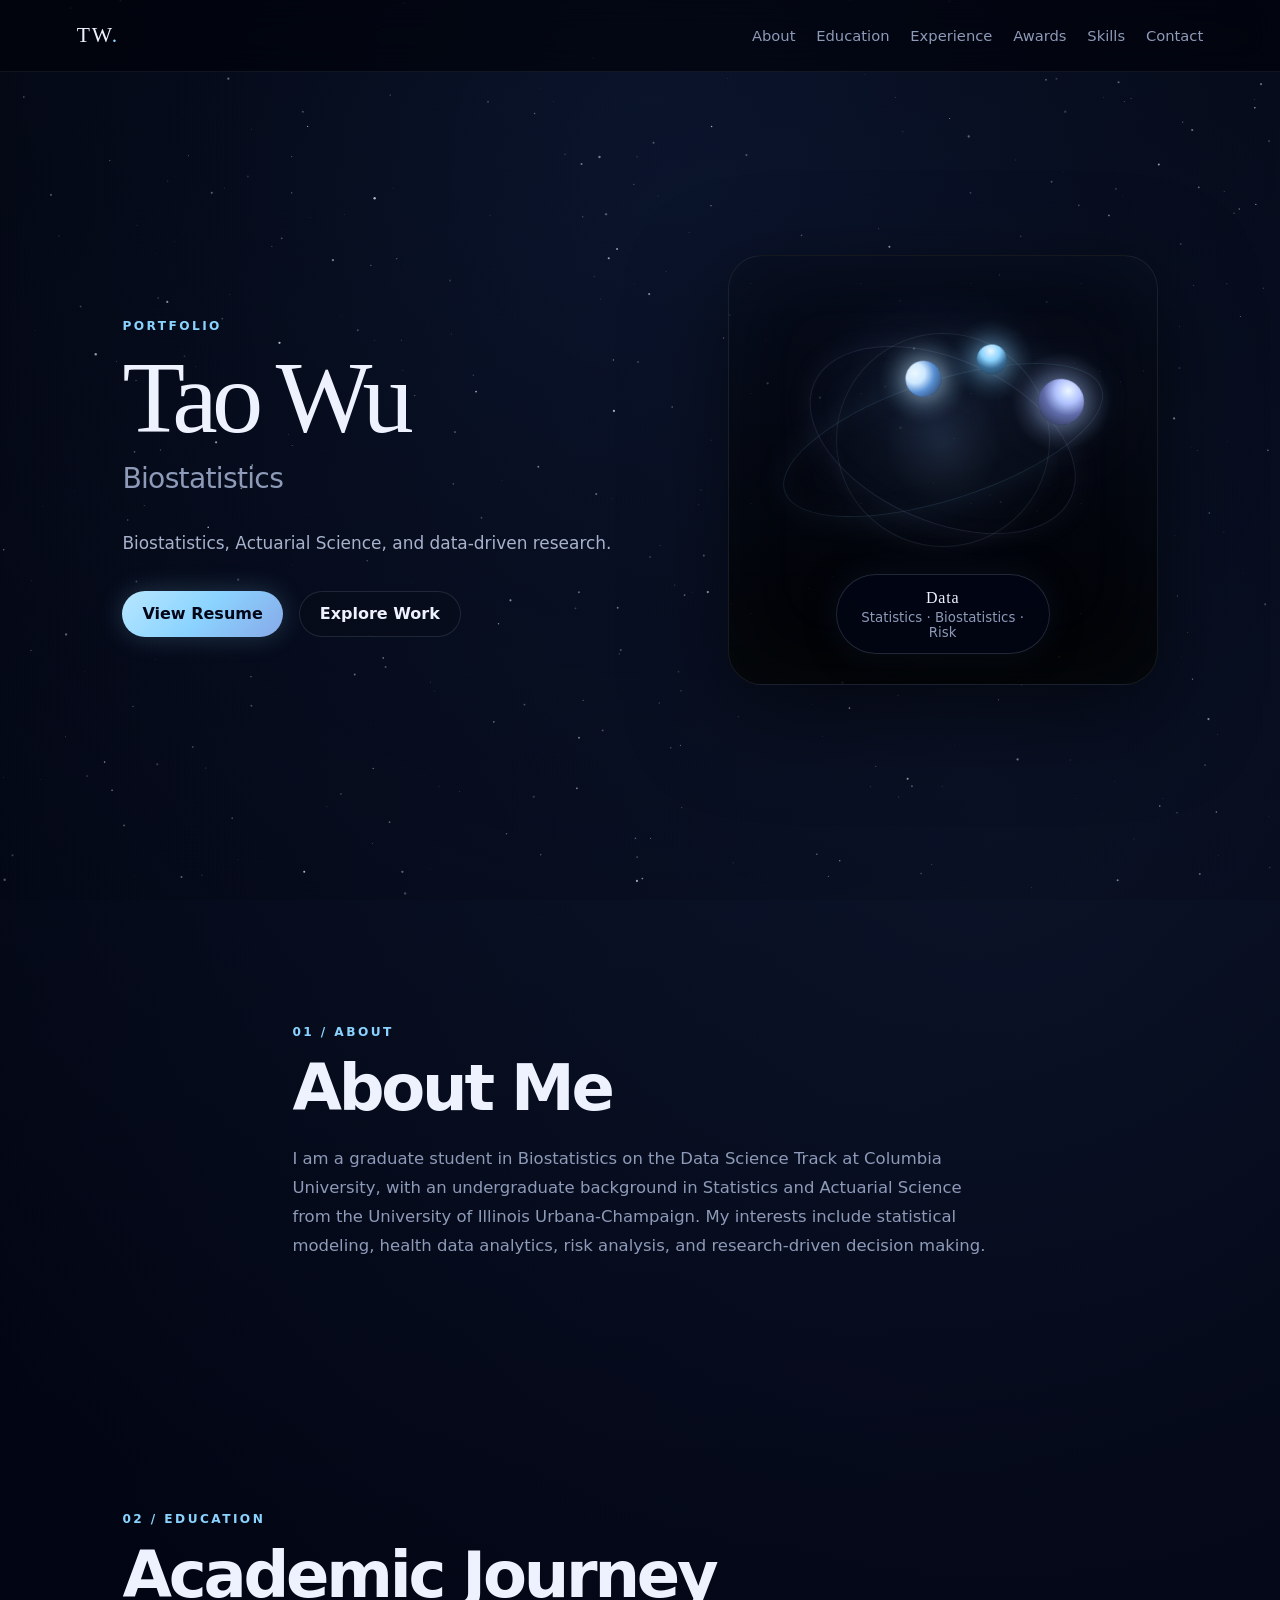
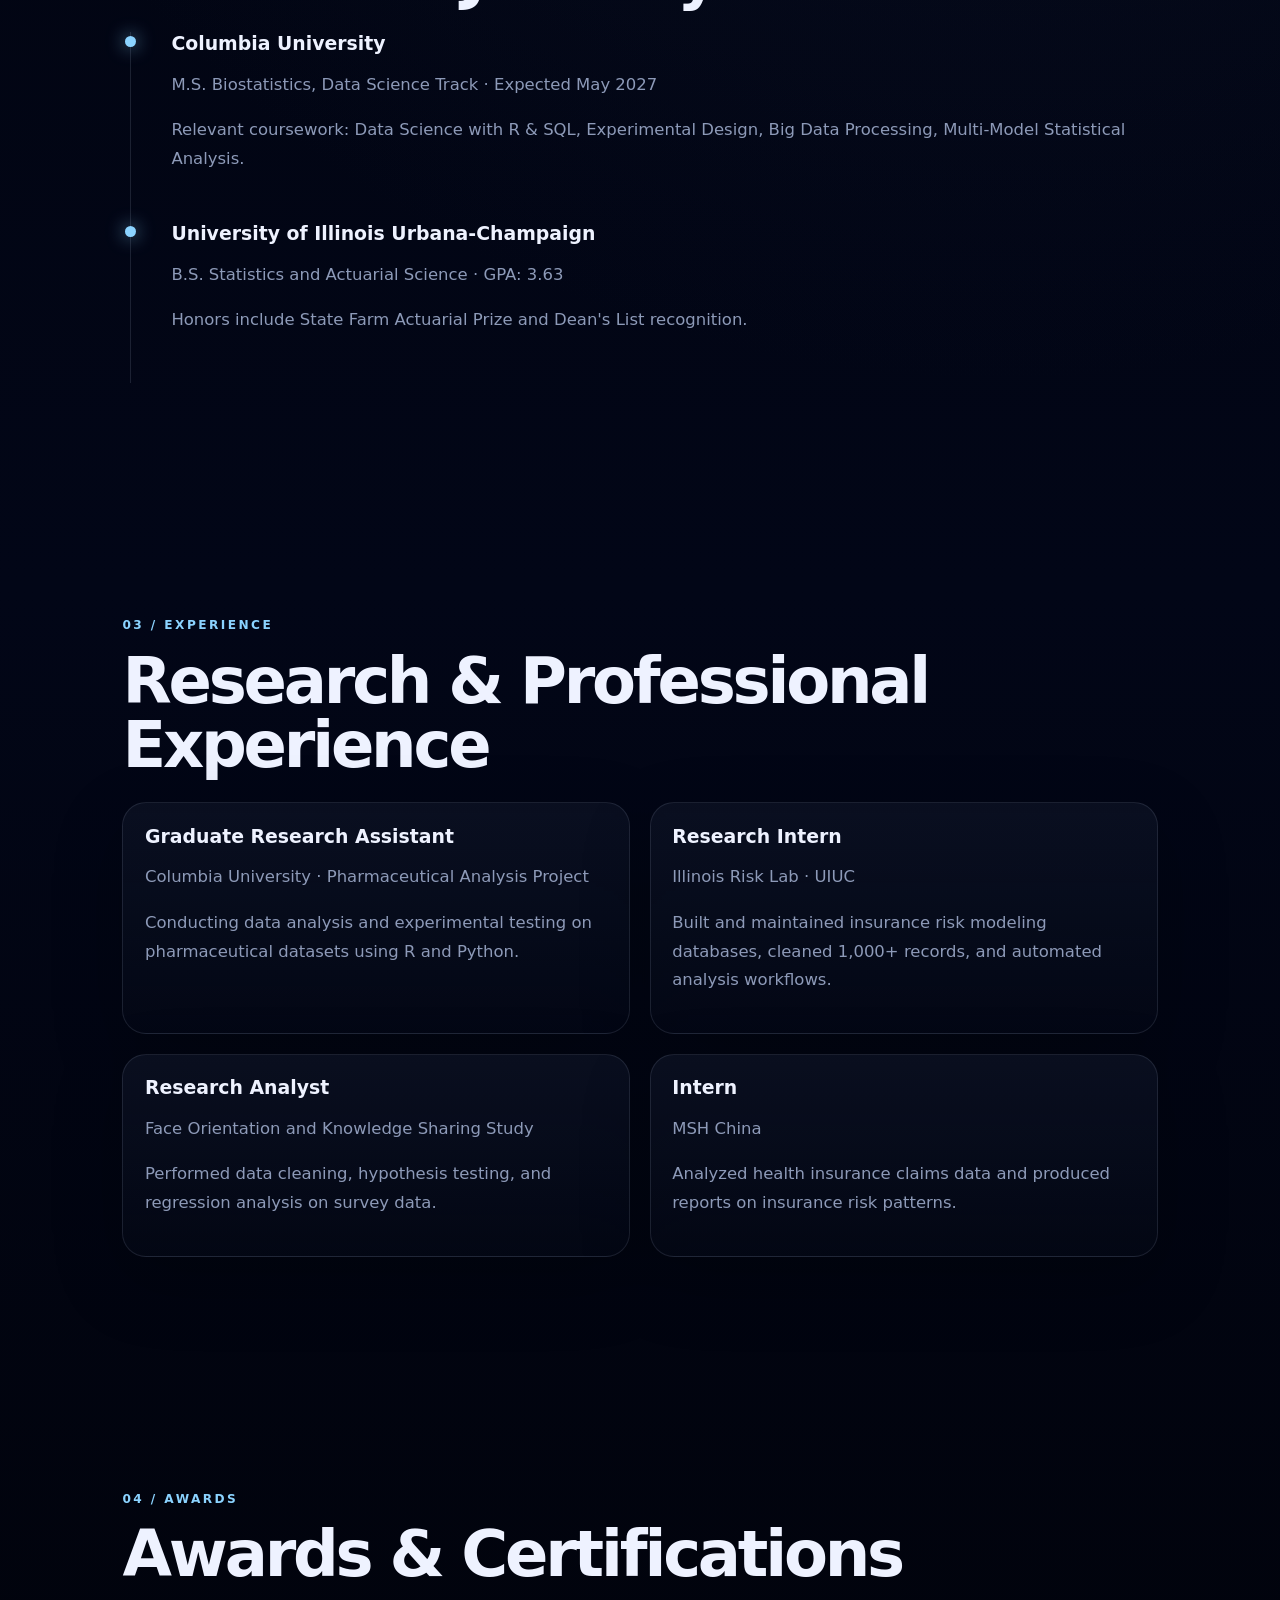
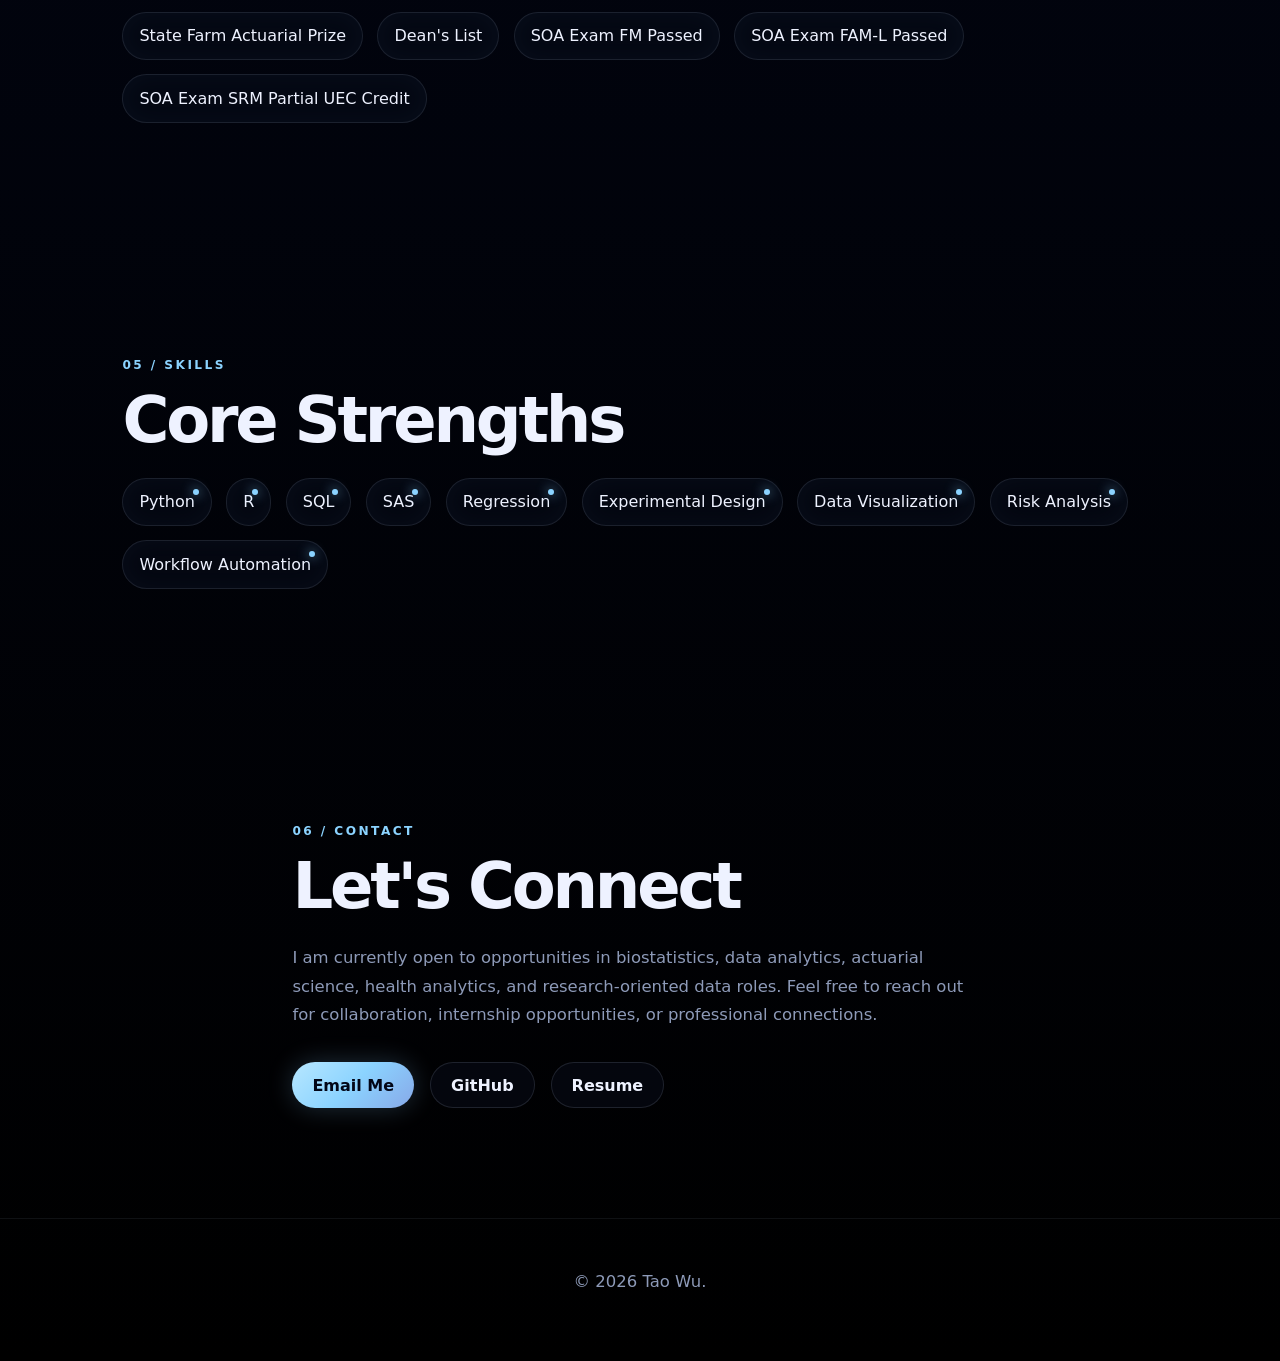
<file: index.html>
<!DOCTYPE html>
<html lang="en">
<head>
  <meta charset="UTF-8" />
  <meta name="viewport" content="width=device-width, initial-scale=1.0" />
  <title>Tao Wu Portfolio</title>
  <meta name="description" content="Tao Wu's personal portfolio in biostatistics, data science, statistics, and actuarial science." />
  <link rel="stylesheet" href="style.css" />
</head>

<body>
  <canvas id="starfield"></canvas>

  <header class="site-header">
    <a href="#home" class="logo">TW<span>.</span></a>
    <nav>
      <a href="#about">About</a>
      <a href="#education">Education</a>
      <a href="#experience">Experience</a>
      <a href="#awards">Awards</a>
      <a href="#skills">Skills</a>
      <a href="#contact">Contact</a>
    </nav>
  </header>

  <main>
    <section id="home" class="hero section">
      <div class="hero-content reveal">
        <p class="eyebrow">Portfolio</p>
        <h1>Tao Wu</h1>
        <h2><span id="typewriter"></span></h2>
        <p class="hero-text">
          Biostatistics, Actuarial Science, and data-driven research.
        </p>

        <div class="hero-actions">
          <a class="btn primary" href="assets/resume.pdf" target="_blank" rel="noopener noreferrer">View Resume</a>
          <a class="btn ghost" href="#experience">Explore Work</a>
        </div>
      </div>

      <div class="threebody-card reveal">
        <div class="galaxy-system">
          <div class="galaxy-core"></div>
          <div class="galaxy-dust dust-1"></div>
          <div class="galaxy-dust dust-2"></div>
          <div class="galaxy-dust dust-3"></div>

          <div class="galaxy-orbit orbit-1">
            <span class="celestial-body body-1"></span>
          </div>

          <div class="galaxy-orbit orbit-2">
            <span class="celestial-body body-2"></span>
          </div>

          <div class="galaxy-orbit orbit-3">
            <span class="celestial-body body-3"></span>
          </div>
        </div>

        <div class="orbit-label">
          <strong>Data</strong>
          <small>Statistics · Biostatistics · Risk</small>
        </div>
      </div>
    </section>

    <section id="about" class="section narrow reveal">
      <p class="section-kicker">01 / About</p>
      <h2>About Me</h2>
      <p>
        I am a graduate student in Biostatistics on the Data Science Track at Columbia University,
        with an undergraduate background in Statistics and Actuarial Science from the University
        of Illinois Urbana-Champaign. My interests include statistical modeling, health data analytics,
        risk analysis, and research-driven decision making.
      </p>
    </section>

    <section id="education" class="section reveal">
      <p class="section-kicker">02 / Education</p>
      <h2>Academic Journey</h2>

      <div class="timeline">
        <article class="timeline-item">
          <span class="dot"></span>
          <div>
            <h3>Columbia University</h3>
            <p class="muted">M.S. Biostatistics, Data Science Track · Expected May 2027</p>
            <p>Relevant coursework: Data Science with R & SQL, Experimental Design, Big Data Processing, Multi-Model Statistical Analysis.</p>
          </div>
        </article>

        <article class="timeline-item">
          <span class="dot"></span>
          <div>
            <h3>University of Illinois Urbana-Champaign</h3>
            <p class="muted">B.S. Statistics and Actuarial Science · GPA: 3.63</p>
            <p>Honors include State Farm Actuarial Prize and Dean's List recognition.</p>
          </div>
        </article>
      </div>
    </section>

    <section id="experience" class="section reveal">
      <p class="section-kicker">03 / Experience</p>
      <h2>Research & Professional Experience</h2>

      <div class="card-grid">
        <article class="glass-card">
          <h3>Graduate Research Assistant</h3>
          <p class="muted">Columbia University · Pharmaceutical Analysis Project</p>
          <p>Conducting data analysis and experimental testing on pharmaceutical datasets using R and Python.</p>
        </article>

        <article class="glass-card">
          <h3>Research Intern</h3>
          <p class="muted">Illinois Risk Lab · UIUC</p>
          <p>Built and maintained insurance risk modeling databases, cleaned 1,000+ records, and automated analysis workflows.</p>
        </article>

        <article class="glass-card">
          <h3>Research Analyst</h3>
          <p class="muted">Face Orientation and Knowledge Sharing Study</p>
          <p>Performed data cleaning, hypothesis testing, and regression analysis on survey data.</p>
        </article>

        <article class="glass-card">
          <h3>Intern</h3>
          <p class="muted">MSH China</p>
          <p>Analyzed health insurance claims data and produced reports on insurance risk patterns.</p>
        </article>
      </div>
    </section>

    <section id="awards" class="section reveal">
      <p class="section-kicker">04 / Awards</p>
      <h2>Awards & Certifications</h2>

      <div class="badge-grid">
        <div class="badge">State Farm Actuarial Prize</div>
        <div class="badge">Dean's List</div>
        <div class="badge">SOA Exam FM Passed</div>
        <div class="badge">SOA Exam FAM-L Passed</div>
        <div class="badge">SOA Exam SRM Partial UEC Credit</div>
      </div>
    </section>

    <section id="skills" class="section reveal">
      <p class="section-kicker">05 / Skills</p>
      <h2>Core Strengths</h2>

      <div class="skill-map">
        <div class="skill-node">Python</div>
        <div class="skill-node">R</div>
        <div class="skill-node">SQL</div>
        <div class="skill-node">SAS</div>
        <div class="skill-node">Regression</div>
        <div class="skill-node">Experimental Design</div>
        <div class="skill-node">Data Visualization</div>
        <div class="skill-node">Risk Analysis</div>
        <div class="skill-node">Workflow Automation</div>
      </div>
    </section>

    <section id="contact" class="section narrow reveal">
      <p class="section-kicker">06 / Contact</p>
      <h2>Let's Connect</h2>
      <p>
        I am currently open to opportunities in biostatistics, data analytics,
        actuarial science, health analytics, and research-oriented data roles.
        Feel free to reach out for collaboration, internship opportunities, or professional connections.
      </p>

      <div class="contact-links">
        <a class="btn primary" href="mailto:tw3108@cumc.columbia.edu?subject=Opportunity%20Inquiry%20-%20Tao%20Wu">Email Me</a>
        <a class="btn ghost" href="https://github.com/tw3108-alex" target="_blank" rel="noopener noreferrer">GitHub</a>
        <a class="btn ghost" href="assets/resume.pdf" target="_blank" rel="noopener noreferrer">Resume</a>
      </div>
    </section>
  </main>

  <footer>
    <p>© <span id="year"></span> Tao Wu.</p>
  </footer>

  <script src="script.js"></script>
</body>
</html>
</file>
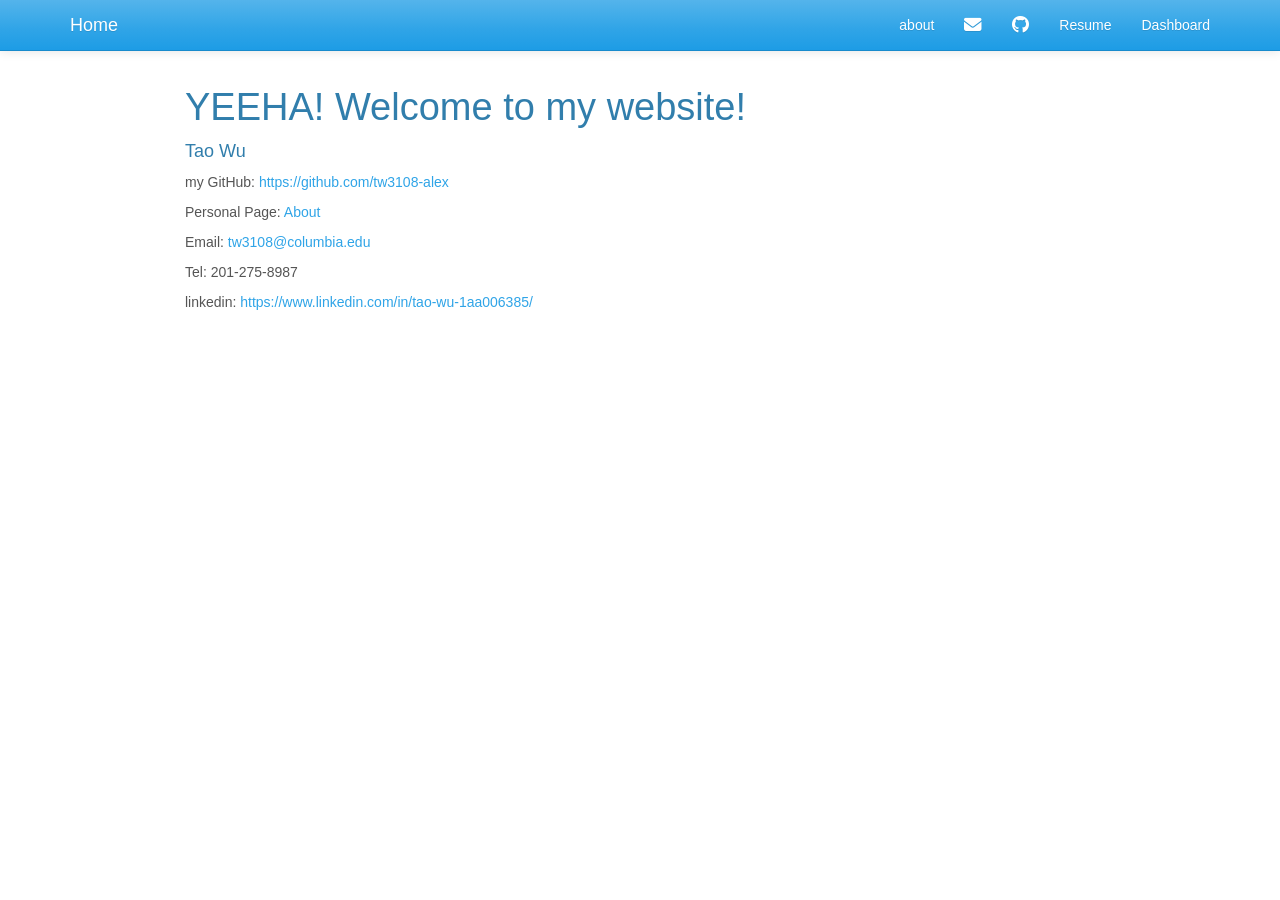
<file: docs/index.html>
<!DOCTYPE html>

<html>

<head>

<meta charset="utf-8" />
<meta name="generator" content="pandoc" />
<meta http-equiv="X-UA-Compatible" content="IE=EDGE" />


<meta name="author" content="Tao Wu" />


<title>YEEHA! Welcome to my website!</title>

<script src="site_libs/header-attrs-2.29/header-attrs.js"></script>
<script src="site_libs/jquery-3.6.0/jquery-3.6.0.min.js"></script>
<meta name="viewport" content="width=device-width, initial-scale=1" />
<link href="site_libs/bootstrap-3.3.5/css/cerulean.min.css" rel="stylesheet" />
<script src="site_libs/bootstrap-3.3.5/js/bootstrap.min.js"></script>
<script src="site_libs/bootstrap-3.3.5/shim/html5shiv.min.js"></script>
<script src="site_libs/bootstrap-3.3.5/shim/respond.min.js"></script>
<style>h1 {font-size: 34px;}
       h1.title {font-size: 38px;}
       h2 {font-size: 30px;}
       h3 {font-size: 24px;}
       h4 {font-size: 18px;}
       h5 {font-size: 16px;}
       h6 {font-size: 12px;}
       code {color: inherit; background-color: rgba(0, 0, 0, 0.04);}
       pre:not([class]) { background-color: white }</style>
<script src="site_libs/navigation-1.1/tabsets.js"></script>
<link href="site_libs/highlightjs-9.12.0/default.css" rel="stylesheet" />
<script src="site_libs/highlightjs-9.12.0/highlight.js"></script>
<link href="site_libs/font-awesome-6.5.2/css/all.min.css" rel="stylesheet" />
<link href="site_libs/font-awesome-6.5.2/css/v4-shims.min.css" rel="stylesheet" />

<style type="text/css">
  code{white-space: pre-wrap;}
  span.smallcaps{font-variant: small-caps;}
  span.underline{text-decoration: underline;}
  div.column{display: inline-block; vertical-align: top; width: 50%;}
  div.hanging-indent{margin-left: 1.5em; text-indent: -1.5em;}
  ul.task-list{list-style: none;}
    </style>

<style type="text/css">code{white-space: pre;}</style>
<script type="text/javascript">
if (window.hljs) {
  hljs.configure({languages: []});
  hljs.initHighlightingOnLoad();
  if (document.readyState && document.readyState === "complete") {
    window.setTimeout(function() { hljs.initHighlighting(); }, 0);
  }
}
</script>









<style type = "text/css">
.main-container {
  max-width: 940px;
  margin-left: auto;
  margin-right: auto;
}
img {
  max-width:100%;
}
.tabbed-pane {
  padding-top: 12px;
}
.html-widget {
  margin-bottom: 20px;
}
button.code-folding-btn:focus {
  outline: none;
}
summary {
  display: list-item;
}
details > summary > p:only-child {
  display: inline;
}
pre code {
  padding: 0;
}
</style>


<style type="text/css">
.dropdown-submenu {
  position: relative;
}
.dropdown-submenu>.dropdown-menu {
  top: 0;
  left: 100%;
  margin-top: -6px;
  margin-left: -1px;
  border-radius: 0 6px 6px 6px;
}
.dropdown-submenu:hover>.dropdown-menu {
  display: block;
}
.dropdown-submenu>a:after {
  display: block;
  content: " ";
  float: right;
  width: 0;
  height: 0;
  border-color: transparent;
  border-style: solid;
  border-width: 5px 0 5px 5px;
  border-left-color: #cccccc;
  margin-top: 5px;
  margin-right: -10px;
}
.dropdown-submenu:hover>a:after {
  border-left-color: #adb5bd;
}
.dropdown-submenu.pull-left {
  float: none;
}
.dropdown-submenu.pull-left>.dropdown-menu {
  left: -100%;
  margin-left: 10px;
  border-radius: 6px 0 6px 6px;
}
</style>

<script type="text/javascript">
// manage active state of menu based on current page
$(document).ready(function () {
  // active menu anchor
  href = window.location.pathname
  href = href.substr(href.lastIndexOf('/') + 1)
  if (href === "")
    href = "index.html";
  var menuAnchor = $('a[href="' + href + '"]');

  // mark the anchor link active (and if it's in a dropdown, also mark that active)
  var dropdown = menuAnchor.closest('li.dropdown');
  if (window.bootstrap) { // Bootstrap 4+
    menuAnchor.addClass('active');
    dropdown.find('> .dropdown-toggle').addClass('active');
  } else { // Bootstrap 3
    menuAnchor.parent().addClass('active');
    dropdown.addClass('active');
  }

  // Navbar adjustments
  var navHeight = $(".navbar").first().height() + 15;
  var style = document.createElement('style');
  var pt = "padding-top: " + navHeight + "px; ";
  var mt = "margin-top: -" + navHeight + "px; ";
  var css = "";
  // offset scroll position for anchor links (for fixed navbar)
  for (var i = 1; i <= 6; i++) {
    css += ".section h" + i + "{ " + pt + mt + "}\n";
  }
  style.innerHTML = "body {" + pt + "padding-bottom: 40px; }\n" + css;
  document.head.appendChild(style);
});
</script>

<!-- tabsets -->

<style type="text/css">
.tabset-dropdown > .nav-tabs {
  display: inline-table;
  max-height: 500px;
  min-height: 44px;
  overflow-y: auto;
  border: 1px solid #ddd;
  border-radius: 4px;
}

.tabset-dropdown > .nav-tabs > li.active:before, .tabset-dropdown > .nav-tabs.nav-tabs-open:before {
  content: "\e259";
  font-family: 'Glyphicons Halflings';
  display: inline-block;
  padding: 10px;
  border-right: 1px solid #ddd;
}

.tabset-dropdown > .nav-tabs.nav-tabs-open > li.active:before {
  content: "\e258";
  font-family: 'Glyphicons Halflings';
  border: none;
}

.tabset-dropdown > .nav-tabs > li.active {
  display: block;
}

.tabset-dropdown > .nav-tabs > li > a,
.tabset-dropdown > .nav-tabs > li > a:focus,
.tabset-dropdown > .nav-tabs > li > a:hover {
  border: none;
  display: inline-block;
  border-radius: 4px;
  background-color: transparent;
}

.tabset-dropdown > .nav-tabs.nav-tabs-open > li {
  display: block;
  float: none;
}

.tabset-dropdown > .nav-tabs > li {
  display: none;
}
</style>

<!-- code folding -->




</head>

<body>


<div class="container-fluid main-container">




<div class="navbar navbar-default  navbar-fixed-top" role="navigation">
  <div class="container">
    <div class="navbar-header">
      <button type="button" class="navbar-toggle collapsed" data-toggle="collapse" data-bs-toggle="collapse" data-target="#navbar" data-bs-target="#navbar">
        <span class="icon-bar"></span>
        <span class="icon-bar"></span>
        <span class="icon-bar"></span>
      </button>
      <a class="navbar-brand" href="index.html">Home</a>
    </div>
    <div id="navbar" class="navbar-collapse collapse">
      <ul class="nav navbar-nav">
        
      </ul>
      <ul class="nav navbar-nav navbar-right">
        <li>
  <a href="about.html">about</a>
</li>
<li>
  <a href="mailto:tw3108@columbia.edu">
    <span class="fa fa-envelope fa-lg"></span>
     
  </a>
</li>
<li>
  <a href="https://github.com/tw3108-alex/">
    <span class="fa fa-github fa-lg"></span>
     
  </a>
</li>
<li>
  <a href="resume.pdf">Resume</a>
</li>
<li>
  <a href="dashboard.html">Dashboard</a>
</li>
      </ul>
    </div><!--/.nav-collapse -->
  </div><!--/.container -->
</div><!--/.navbar -->

<div id="header">



<h1 class="title toc-ignore">YEEHA! Welcome to my website!</h1>
<h4 class="author">Tao Wu</h4>

</div>


<p>my GitHub: <a href="https://github.com/tw3108-alex"
class="uri">https://github.com/tw3108-alex</a></p>
<p>Personal Page: <a href="about.html">About</a></p>
<p>Email: <a href="mailto:tw3108@columbia.edu"
class="email">tw3108@columbia.edu</a></p>
<p>Tel: 201-275-8987</p>
<p>linkedin: <a href="https://www.linkedin.com/in/tao-wu-1aa006385/"
class="uri">https://www.linkedin.com/in/tao-wu-1aa006385/</a></p>




</div>

<script>

// add bootstrap table styles to pandoc tables
function bootstrapStylePandocTables() {
  $('tr.odd').parent('tbody').parent('table').addClass('table table-condensed');
}
$(document).ready(function () {
  bootstrapStylePandocTables();
});


</script>

<!-- tabsets -->

<script>
$(document).ready(function () {
  window.buildTabsets("TOC");
});

$(document).ready(function () {
  $('.tabset-dropdown > .nav-tabs > li').click(function () {
    $(this).parent().toggleClass('nav-tabs-open');
  });
});
</script>

<!-- code folding -->


<!-- dynamically load mathjax for compatibility with self-contained -->
<script>
  (function () {
    var script = document.createElement("script");
    script.type = "text/javascript";
    script.src  = "https://mathjax.rstudio.com/latest/MathJax.js?config=TeX-AMS-MML_HTMLorMML";
    document.getElementsByTagName("head")[0].appendChild(script);
  })();
</script>

</body>
</html>
</file>
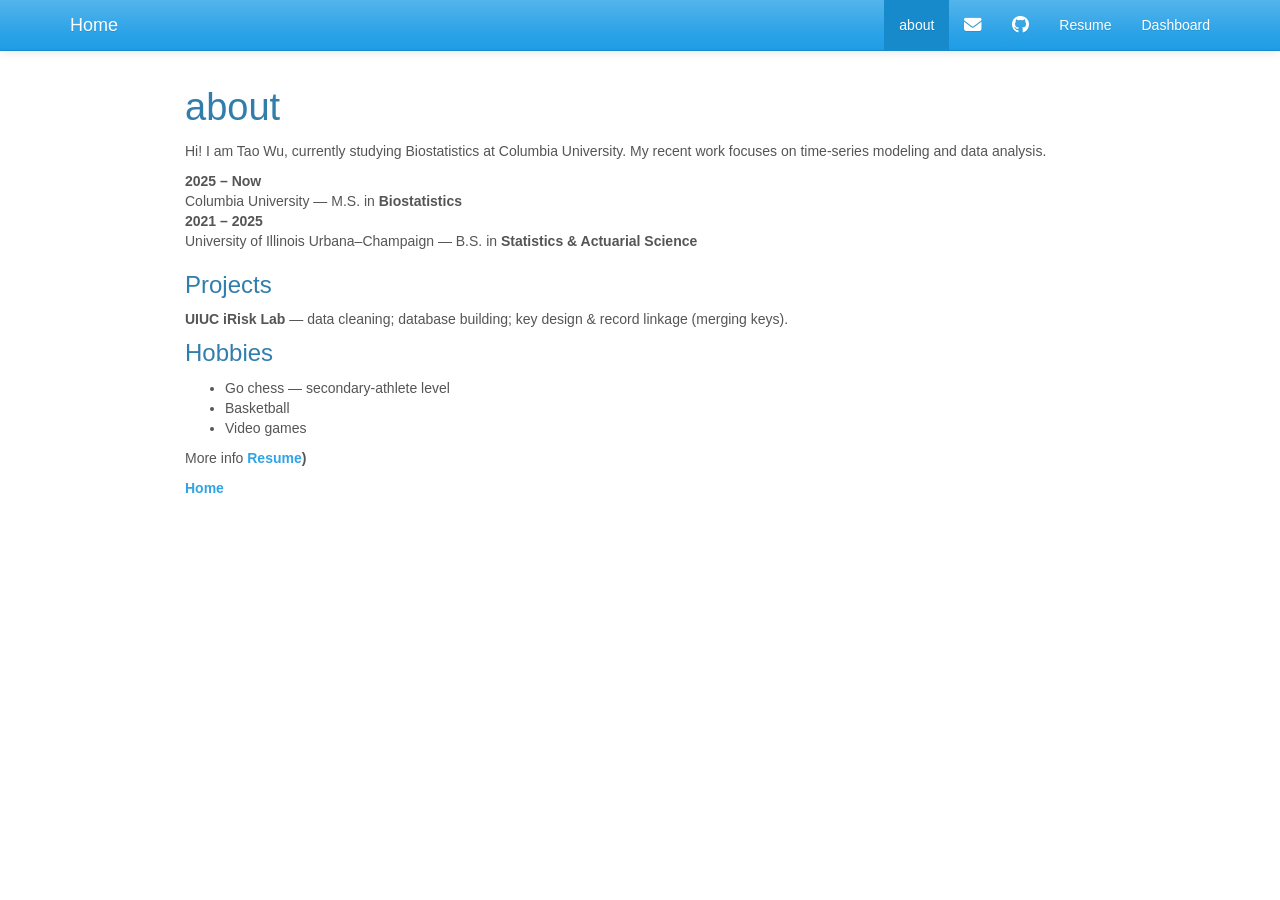
<file: docs/about.html>
<!DOCTYPE html>

<html>

<head>

<meta charset="utf-8" />
<meta name="generator" content="pandoc" />
<meta http-equiv="X-UA-Compatible" content="IE=EDGE" />




<title>about</title>

<script src="site_libs/header-attrs-2.29/header-attrs.js"></script>
<script src="site_libs/jquery-3.6.0/jquery-3.6.0.min.js"></script>
<meta name="viewport" content="width=device-width, initial-scale=1" />
<link href="site_libs/bootstrap-3.3.5/css/cerulean.min.css" rel="stylesheet" />
<script src="site_libs/bootstrap-3.3.5/js/bootstrap.min.js"></script>
<script src="site_libs/bootstrap-3.3.5/shim/html5shiv.min.js"></script>
<script src="site_libs/bootstrap-3.3.5/shim/respond.min.js"></script>
<style>h1 {font-size: 34px;}
       h1.title {font-size: 38px;}
       h2 {font-size: 30px;}
       h3 {font-size: 24px;}
       h4 {font-size: 18px;}
       h5 {font-size: 16px;}
       h6 {font-size: 12px;}
       code {color: inherit; background-color: rgba(0, 0, 0, 0.04);}
       pre:not([class]) { background-color: white }</style>
<script src="site_libs/navigation-1.1/tabsets.js"></script>
<link href="site_libs/highlightjs-9.12.0/default.css" rel="stylesheet" />
<script src="site_libs/highlightjs-9.12.0/highlight.js"></script>
<link href="site_libs/font-awesome-6.5.2/css/all.min.css" rel="stylesheet" />
<link href="site_libs/font-awesome-6.5.2/css/v4-shims.min.css" rel="stylesheet" />

<style type="text/css">
  code{white-space: pre-wrap;}
  span.smallcaps{font-variant: small-caps;}
  span.underline{text-decoration: underline;}
  div.column{display: inline-block; vertical-align: top; width: 50%;}
  div.hanging-indent{margin-left: 1.5em; text-indent: -1.5em;}
  ul.task-list{list-style: none;}
    </style>

<style type="text/css">code{white-space: pre;}</style>
<script type="text/javascript">
if (window.hljs) {
  hljs.configure({languages: []});
  hljs.initHighlightingOnLoad();
  if (document.readyState && document.readyState === "complete") {
    window.setTimeout(function() { hljs.initHighlighting(); }, 0);
  }
}
</script>









<style type = "text/css">
.main-container {
  max-width: 940px;
  margin-left: auto;
  margin-right: auto;
}
img {
  max-width:100%;
}
.tabbed-pane {
  padding-top: 12px;
}
.html-widget {
  margin-bottom: 20px;
}
button.code-folding-btn:focus {
  outline: none;
}
summary {
  display: list-item;
}
details > summary > p:only-child {
  display: inline;
}
pre code {
  padding: 0;
}
</style>


<style type="text/css">
.dropdown-submenu {
  position: relative;
}
.dropdown-submenu>.dropdown-menu {
  top: 0;
  left: 100%;
  margin-top: -6px;
  margin-left: -1px;
  border-radius: 0 6px 6px 6px;
}
.dropdown-submenu:hover>.dropdown-menu {
  display: block;
}
.dropdown-submenu>a:after {
  display: block;
  content: " ";
  float: right;
  width: 0;
  height: 0;
  border-color: transparent;
  border-style: solid;
  border-width: 5px 0 5px 5px;
  border-left-color: #cccccc;
  margin-top: 5px;
  margin-right: -10px;
}
.dropdown-submenu:hover>a:after {
  border-left-color: #adb5bd;
}
.dropdown-submenu.pull-left {
  float: none;
}
.dropdown-submenu.pull-left>.dropdown-menu {
  left: -100%;
  margin-left: 10px;
  border-radius: 6px 0 6px 6px;
}
</style>

<script type="text/javascript">
// manage active state of menu based on current page
$(document).ready(function () {
  // active menu anchor
  href = window.location.pathname
  href = href.substr(href.lastIndexOf('/') + 1)
  if (href === "")
    href = "index.html";
  var menuAnchor = $('a[href="' + href + '"]');

  // mark the anchor link active (and if it's in a dropdown, also mark that active)
  var dropdown = menuAnchor.closest('li.dropdown');
  if (window.bootstrap) { // Bootstrap 4+
    menuAnchor.addClass('active');
    dropdown.find('> .dropdown-toggle').addClass('active');
  } else { // Bootstrap 3
    menuAnchor.parent().addClass('active');
    dropdown.addClass('active');
  }

  // Navbar adjustments
  var navHeight = $(".navbar").first().height() + 15;
  var style = document.createElement('style');
  var pt = "padding-top: " + navHeight + "px; ";
  var mt = "margin-top: -" + navHeight + "px; ";
  var css = "";
  // offset scroll position for anchor links (for fixed navbar)
  for (var i = 1; i <= 6; i++) {
    css += ".section h" + i + "{ " + pt + mt + "}\n";
  }
  style.innerHTML = "body {" + pt + "padding-bottom: 40px; }\n" + css;
  document.head.appendChild(style);
});
</script>

<!-- tabsets -->

<style type="text/css">
.tabset-dropdown > .nav-tabs {
  display: inline-table;
  max-height: 500px;
  min-height: 44px;
  overflow-y: auto;
  border: 1px solid #ddd;
  border-radius: 4px;
}

.tabset-dropdown > .nav-tabs > li.active:before, .tabset-dropdown > .nav-tabs.nav-tabs-open:before {
  content: "\e259";
  font-family: 'Glyphicons Halflings';
  display: inline-block;
  padding: 10px;
  border-right: 1px solid #ddd;
}

.tabset-dropdown > .nav-tabs.nav-tabs-open > li.active:before {
  content: "\e258";
  font-family: 'Glyphicons Halflings';
  border: none;
}

.tabset-dropdown > .nav-tabs > li.active {
  display: block;
}

.tabset-dropdown > .nav-tabs > li > a,
.tabset-dropdown > .nav-tabs > li > a:focus,
.tabset-dropdown > .nav-tabs > li > a:hover {
  border: none;
  display: inline-block;
  border-radius: 4px;
  background-color: transparent;
}

.tabset-dropdown > .nav-tabs.nav-tabs-open > li {
  display: block;
  float: none;
}

.tabset-dropdown > .nav-tabs > li {
  display: none;
}
</style>

<!-- code folding -->




</head>

<body>


<div class="container-fluid main-container">




<div class="navbar navbar-default  navbar-fixed-top" role="navigation">
  <div class="container">
    <div class="navbar-header">
      <button type="button" class="navbar-toggle collapsed" data-toggle="collapse" data-bs-toggle="collapse" data-target="#navbar" data-bs-target="#navbar">
        <span class="icon-bar"></span>
        <span class="icon-bar"></span>
        <span class="icon-bar"></span>
      </button>
      <a class="navbar-brand" href="index.html">Home</a>
    </div>
    <div id="navbar" class="navbar-collapse collapse">
      <ul class="nav navbar-nav">
        
      </ul>
      <ul class="nav navbar-nav navbar-right">
        <li>
  <a href="about.html">about</a>
</li>
<li>
  <a href="mailto:tw3108@columbia.edu">
    <span class="fa fa-envelope fa-lg"></span>
     
  </a>
</li>
<li>
  <a href="https://github.com/tw3108-alex/">
    <span class="fa fa-github fa-lg"></span>
     
  </a>
</li>
<li>
  <a href="resume.pdf">Resume</a>
</li>
<li>
  <a href="dashboard.html">Dashboard</a>
</li>
      </ul>
    </div><!--/.nav-collapse -->
  </div><!--/.container -->
</div><!--/.navbar -->

<div id="header">



<h1 class="title toc-ignore">about</h1>

</div>


<p>Hi! I am Tao Wu, currently studying Biostatistics at Columbia
University. My recent work focuses on time-series modeling and data
analysis.</p>
<dl>
<dt><strong>2025 – Now</strong></dt>
<dd>
Columbia University — M.S. in <strong>Biostatistics</strong>
</dd>
<dt><strong>2021 – 2025</strong></dt>
<dd>
University of Illinois Urbana–Champaign — B.S. in <strong>Statistics
&amp; Actuarial Science</strong>
</dd>
</dl>
<div id="projects" class="section level3">
<h3>Projects</h3>
<p><strong>UIUC iRisk Lab</strong> — data cleaning; database building;
key design &amp; record linkage (merging keys).</p>
</div>
<div id="hobbies" class="section level3">
<h3>Hobbies</h3>
<ul>
<li>Go chess — secondary-athlete level<br />
</li>
<li>Basketball<br />
</li>
<li>Video games</li>
</ul>
<p>More info <strong><a href="resume.pdf">Resume</a>)</strong></p>
<p><strong><a href="index.html">Home</a></strong></p>
</div>




</div>

<script>

// add bootstrap table styles to pandoc tables
function bootstrapStylePandocTables() {
  $('tr.odd').parent('tbody').parent('table').addClass('table table-condensed');
}
$(document).ready(function () {
  bootstrapStylePandocTables();
});


</script>

<!-- tabsets -->

<script>
$(document).ready(function () {
  window.buildTabsets("TOC");
});

$(document).ready(function () {
  $('.tabset-dropdown > .nav-tabs > li').click(function () {
    $(this).parent().toggleClass('nav-tabs-open');
  });
});
</script>

<!-- code folding -->


<!-- dynamically load mathjax for compatibility with self-contained -->
<script>
  (function () {
    var script = document.createElement("script");
    script.type = "text/javascript";
    script.src  = "https://mathjax.rstudio.com/latest/MathJax.js?config=TeX-AMS-MML_HTMLorMML";
    document.getElementsByTagName("head")[0].appendChild(script);
  })();
</script>

</body>
</html>
</file>
<file: style.css>
* {
  box-sizing: border-box;
}

:root {
  --bg: #01030a;
  --text: #eef2ff;
  --muted: #8d9ab8;
  --line: rgba(148, 163, 184, 0.18);
  --cyan: #8bd3ff;
  --blue: #4f83cc;
  --purple: #7c6fa8;
}

html {
  scroll-behavior: smooth;
}

body {
  margin: 0;
  font-family: Inter, ui-sans-serif, system-ui, -apple-system, BlinkMacSystemFont, "Segoe UI", sans-serif;
  color: var(--text);
  background:
    radial-gradient(circle at 50% 0%, rgba(31, 58, 112, 0.22), transparent 34%),
    radial-gradient(circle at 78% 18%, rgba(18, 28, 54, 0.45), transparent 30%),
    linear-gradient(180deg, #01030a 0%, #020617 48%, #000000 100%);
  min-height: 100vh;
  overflow-x: hidden;
}

#starfield {
  position: fixed;
  inset: 0;
  z-index: -1;
}

.site-header {
  position: fixed;
  top: 0;
  left: 0;
  width: 100%;
  height: 72px;
  padding: 0 6vw;
  display: flex;
  align-items: center;
  justify-content: space-between;
  backdrop-filter: blur(16px);
  background: rgba(1, 3, 10, 0.66);
  border-bottom: 1px solid rgba(148, 163, 184, 0.1);
  z-index: 20;
}

.logo {
  color: var(--text);
  text-decoration: none;
  font-family: "Times New Roman", Times, Georgia, serif;
  font-size: 1.35rem;
  font-weight: 400;
  letter-spacing: 0.08em;
}

.logo span {
  color: var(--cyan);
}

nav {
  display: flex;
  gap: 1.3rem;
  flex-wrap: wrap;
}

nav a {
  color: var(--muted);
  text-decoration: none;
  font-size: 0.92rem;
  transition: color 0.2s ease, text-shadow 0.2s ease;
}

nav a:hover {
  color: var(--text);
  text-shadow: 0 0 16px rgba(139, 211, 255, 0.72);
}

.section {
  padding: 110px 8vw;
  max-width: 1240px;
  margin: 0 auto;
}

.hero {
  min-height: 100vh;
  display: grid;
  grid-template-columns: 1.12fr 0.88fr;
  align-items: center;
  gap: 4rem;
  padding-top: 150px;
}

.eyebrow,
.section-kicker {
  color: var(--cyan);
  letter-spacing: 0.2em;
  text-transform: uppercase;
  font-size: 0.76rem;
  font-weight: 600;
}

h1 {
  font-family: "Times New Roman", Times, Georgia, serif;
  font-size: clamp(3.1rem, 8vw, 6.4rem);
  font-weight: 400;
  line-height: 0.96;
  margin: 0.25rem 0 1.1rem;
  letter-spacing: -0.055em;
}

h2 {
  font-size: clamp(2rem, 5vw, 4rem);
  line-height: 1;
  margin: 0 0 1.6rem;
  letter-spacing: -0.05em;
}

.hero h2 {
  min-height: 2.4rem;
  color: var(--muted);
  font-size: clamp(1.15rem, 2.2vw, 1.9rem);
  font-weight: 400;
  letter-spacing: -0.025em;
}

h3 {
  margin: 0 0 0.5rem;
  font-size: 1.18rem;
}

p {
  color: var(--muted);
  line-height: 1.75;
  font-size: 1.03rem;
}

.hero-text {
  max-width: 620px;
  font-size: 1.06rem;
  color: #a7b2cc;
}

.narrow {
  max-width: 900px;
}

.hero-actions,
.contact-links {
  display: flex;
  gap: 1rem;
  flex-wrap: wrap;
  margin-top: 2rem;
}

.btn {
  display: inline-flex;
  align-items: center;
  justify-content: center;
  min-height: 46px;
  padding: 0 1.25rem;
  border-radius: 999px;
  text-decoration: none;
  font-weight: 700;
  transition: transform 0.18s ease, box-shadow 0.18s ease, border-color 0.18s ease;
}

.btn:hover {
  transform: translateY(-2px);
}

.btn.primary {
  color: #020617;
  background: linear-gradient(135deg, #b7e7ff, var(--cyan), #87a9e8);
  box-shadow: 0 0 26px rgba(139, 211, 255, 0.22);
}

.btn.ghost {
  color: var(--text);
  border: 1px solid var(--line);
  background: rgba(8, 13, 26, 0.52);
}

.btn.ghost:hover {
  border-color: rgba(139, 211, 255, 0.58);
  box-shadow: 0 0 22px rgba(139, 211, 255, 0.12);
}

/* Stable right-side galaxy animation */

.threebody-card {
  position: relative;
  width: min(430px, 72vw);
  aspect-ratio: 1;
  margin: 0 auto;
  border-radius: 34px;
  border: 1px solid rgba(148, 163, 184, 0.14);
  background:
    radial-gradient(circle at 50% 44%, rgba(170, 205, 255, 0.09), transparent 18%),
    radial-gradient(circle at 48% 40%, rgba(70, 110, 180, 0.15), transparent 42%),
    linear-gradient(180deg, rgba(5, 9, 22, 0.68), rgba(0, 0, 0, 0.88));
  box-shadow:
    inset 0 0 90px rgba(139, 211, 255, 0.04),
    0 28px 95px rgba(0, 0, 0, 0.5);
  overflow: hidden;
}

.threebody-card::before {
  content: "";
  position: absolute;
  inset: 0;
  background:
    radial-gradient(circle at 20% 25%, rgba(255, 255, 255, 0.2), transparent 1px),
    radial-gradient(circle at 70% 30%, rgba(255, 255, 255, 0.14), transparent 1px),
    radial-gradient(circle at 42% 75%, rgba(255, 255, 255, 0.12), transparent 1px),
    radial-gradient(circle at 82% 68%, rgba(255, 255, 255, 0.1), transparent 1px);
  background-size: 110px 110px, 150px 150px, 190px 190px, 230px 230px;
  opacity: 0.45;
  pointer-events: none;
  z-index: 0;
}

.galaxy-system {
  position: absolute;
  inset: 0;
  z-index: 1;
  overflow: hidden;
}

.galaxy-core {
  display: none;
}

.galaxy-dust {
  position: absolute;
  left: 50%;
  top: 43%;
  border-radius: 50%;
  pointer-events: none;
}

.dust-1 {
  width: 78%;
  height: 28%;
  transform: translate(-50%, -50%) rotate(-18deg);
  border: 1px solid rgba(139, 211, 255, 0.13);
  box-shadow:
    0 0 36px rgba(139, 211, 255, 0.07),
    inset 0 0 34px rgba(139, 211, 255, 0.035);
  animation: slow-drift-one 28s linear infinite;
}

.dust-2 {
  width: 66%;
  height: 38%;
  transform: translate(-50%, -50%) rotate(24deg);
  border: 1px solid rgba(184, 190, 255, 0.12);
  box-shadow:
    0 0 32px rgba(184, 190, 255, 0.06),
    inset 0 0 28px rgba(184, 190, 255, 0.025);
  animation: slow-drift-two 36s linear infinite;
}

.dust-3 {
  width: 50%;
  height: 50%;
  transform: translate(-50%, -50%) rotate(68deg);
  border: 1px solid rgba(220, 235, 255, 0.09);
  box-shadow:
    0 0 24px rgba(220, 235, 255, 0.04),
    inset 0 0 24px rgba(220, 235, 255, 0.02);
  animation: slow-drift-three 44s linear infinite;
}

.galaxy-orbit {
  position: absolute;
  left: 50%;
  top: 43%;
  border-radius: 50%;
  transform-origin: center center;
  will-change: transform;
}

.orbit-1 {
  width: 76%;
  height: 30%;
  transform: translate(-50%, -50%) rotate(-18deg);
  animation: orbit-one 10s linear infinite;
}

.orbit-2 {
  width: 62%;
  height: 44%;
  transform: translate(-50%, -50%) rotate(31deg);
  animation: orbit-two 13s linear infinite reverse;
}

.orbit-3 {
  width: 48%;
  height: 58%;
  transform: translate(-50%, -50%) rotate(72deg);
  animation: orbit-three 17s linear infinite;
}

.celestial-body {
  position: absolute;
  left: 50%;
  top: 0;
  border-radius: 50%;
  transform: translate(-50%, -50%);
  will-change: transform;
}

.celestial-body::before {
  content: "";
  position: absolute;
  inset: -28px;
  border-radius: 50%;
  background: radial-gradient(circle, rgba(139, 211, 255, 0.22), transparent 68%);
  pointer-events: none;
}

.body-1 {
  width: 36px;
  height: 36px;
  background: radial-gradient(circle at 32% 28%, #ffffff, #dcecff 28%, #4f83cc 54%, #10182d 100%);
  box-shadow:
    0 0 24px rgba(220, 235, 255, 0.7),
    0 0 72px rgba(139, 211, 255, 0.24);
}

.body-2 {
  width: 30px;
  height: 30px;
  background: radial-gradient(circle at 32% 28%, #ffffff, #8bd3ff 32%, #275982 58%, #0b1628 100%);
  box-shadow:
    0 0 22px rgba(139, 211, 255, 0.66),
    0 0 64px rgba(139, 211, 255, 0.2);
}

.body-3 {
  width: 46px;
  height: 46px;
  background: radial-gradient(circle at 32% 28%, #ffffff, #b8beff 28%, #58599a 54%, #131326 100%);
  box-shadow:
    0 0 28px rgba(184, 190, 255, 0.7),
    0 0 88px rgba(184, 190, 255, 0.2);
}

@keyframes orbit-one {
  from {
    transform: translate(-50%, -50%) rotate(-18deg);
  }
  to {
    transform: translate(-50%, -50%) rotate(342deg);
  }
}

@keyframes orbit-two {
  from {
    transform: translate(-50%, -50%) rotate(31deg);
  }
  to {
    transform: translate(-50%, -50%) rotate(391deg);
  }
}

@keyframes orbit-three {
  from {
    transform: translate(-50%, -50%) rotate(72deg);
  }
  to {
    transform: translate(-50%, -50%) rotate(432deg);
  }
}

@keyframes slow-drift-one {
  from {
    transform: translate(-50%, -50%) rotate(-18deg);
  }
  to {
    transform: translate(-50%, -50%) rotate(342deg);
  }
}

@keyframes slow-drift-two {
  from {
    transform: translate(-50%, -50%) rotate(24deg);
  }
  to {
    transform: translate(-50%, -50%) rotate(-336deg);
  }
}

@keyframes slow-drift-three {
  from {
    transform: translate(-50%, -50%) rotate(68deg);
  }
  to {
    transform: translate(-50%, -50%) rotate(428deg);
  }
}

.orbit-label {
  position: absolute;
  bottom: 7%;
  left: 50%;
  z-index: 5;
  transform: translateX(-50%);
  text-align: center;
  padding: 0.82rem 1.15rem;
  border: 1px solid rgba(148, 163, 184, 0.22);
  border-radius: 999px;
  background: rgba(2, 6, 23, 0.72);
  backdrop-filter: blur(12px);
  box-shadow: 0 0 30px rgba(15, 23, 42, 0.5);
}

.orbit-label strong {
  font-family: "Times New Roman", Times, Georgia, serif;
  font-weight: 400;
  letter-spacing: 0.05em;
}

.orbit-label small {
  display: block;
  color: var(--muted);
  margin-top: 0.2rem;
}

.timeline {
  border-left: 1px solid var(--line);
  margin-left: 0.5rem;
}

.timeline-item {
  display: grid;
  grid-template-columns: 24px 1fr;
  gap: 1rem;
  padding: 0 0 2rem;
  position: relative;
}

.timeline-item .dot {
  width: 11px;
  height: 11px;
  border-radius: 999px;
  background: var(--cyan);
  box-shadow: 0 0 18px rgba(139, 211, 255, 0.8);
  transform: translateX(-6px);
  margin-top: 0.25rem;
}

.muted {
  color: var(--muted);
}

.card-grid {
  display: grid;
  grid-template-columns: repeat(2, minmax(0, 1fr));
  gap: 1.2rem;
}

.glass-card {
  position: relative;
  padding: 1.35rem;
  border-radius: 24px;
  border: 1px solid rgba(148, 163, 184, 0.16);
  background: linear-gradient(180deg, rgba(14, 20, 38, 0.68), rgba(5, 10, 24, 0.46));
  box-shadow: 0 24px 70px rgba(0, 0, 0, 0.22);
  overflow: hidden;
  transition: transform 0.18s ease, border-color 0.18s ease, box-shadow 0.18s ease;
}

.glass-card::before {
  content: "";
  position: absolute;
  inset: -1px;
  opacity: 0;
  background: radial-gradient(circle at var(--x, 50%) var(--y, 50%), rgba(139, 211, 255, 0.14), transparent 34%);
  transition: opacity 0.18s ease;
  pointer-events: none;
}

.glass-card:hover {
  transform: translateY(-5px);
  border-color: rgba(139, 211, 255, 0.42);
  box-shadow: 0 24px 80px rgba(0, 0, 0, 0.32);
}

.glass-card:hover::before {
  opacity: 1;
}

.badge-grid,
.skill-map {
  display: flex;
  flex-wrap: wrap;
  gap: 0.9rem;
}

.badge,
.skill-node {
  position: relative;
  border: 1px solid rgba(148, 163, 184, 0.16);
  border-radius: 999px;
  padding: 0.85rem 1rem;
  color: var(--text);
  background: rgba(8, 13, 26, 0.56);
  box-shadow: inset 0 0 24px rgba(139, 211, 255, 0.035);
}

.skill-node::after {
  content: "";
  position: absolute;
  width: 6px;
  height: 6px;
  right: 12px;
  top: 10px;
  border-radius: 50%;
  background: var(--cyan);
  box-shadow: 0 0 12px rgba(139, 211, 255, 0.9);
}

footer {
  padding: 2rem 8vw 3rem;
  text-align: center;
  border-top: 1px solid rgba(148, 163, 184, 0.1);
}

.reveal {
  opacity: 0;
  transform: translateY(22px);
  transition: opacity 0.7s ease, transform 0.7s ease;
}

.reveal.visible {
  opacity: 1;
  transform: translateY(0);
}

@media (max-width: 860px) {
  .site-header {
    height: auto;
    padding: 1rem 5vw;
    align-items: flex-start;
    gap: 1rem;
  }

  nav {
    justify-content: flex-end;
    gap: 0.75rem;
  }

  .hero {
    grid-template-columns: 1fr;
    padding-top: 140px;
  }

  .card-grid {
    grid-template-columns: 1fr;
  }

  .section {
    padding-left: 5vw;
    padding-right: 5vw;
  }

  .threebody-card {
    width: min(330px, 84vw);
  }
}
</file>
<file: docs/site_libs/highlightjs-9.12.0/default.css>
.hljs-literal {
  color: #990073;
}

.hljs-number {
  color: #099;
}

.hljs-comment {
  color: #998;
  font-style: italic;
}

.hljs-keyword {
  color: #900;
  font-weight: bold;
}

.hljs-string {
  color: #d14;
}
</file>
<file: docs/site_libs/font-awesome-6.5.2/css/v4-shims.min.css>
/*!
 * Font Awesome Free 6.5.2 by @fontawesome - https://fontawesome.com
 * License - https://fontawesome.com/license/free (Icons: CC BY 4.0, Fonts: SIL OFL 1.1, Code: MIT License)
 * Copyright 2024 Fonticons, Inc.
 */
.fa.fa-glass:before{content:"\f000"}.fa.fa-envelope-o{font-family:"Font Awesome 6 Free";font-weight:400}.fa.fa-envelope-o:before{content:"\f0e0"}.fa.fa-star-o{font-family:"Font Awesome 6 Free";font-weight:400}.fa.fa-star-o:before{content:"\f005"}.fa.fa-close:before,.fa.fa-remove:before{content:"\f00d"}.fa.fa-gear:before{content:"\f013"}.fa.fa-trash-o{font-family:"Font Awesome 6 Free";font-weight:400}.fa.fa-trash-o:before{content:"\f2ed"}.fa.fa-home:before{content:"\f015"}.fa.fa-file-o{font-family:"Font Awesome 6 Free";font-weight:400}.fa.fa-file-o:before{content:"\f15b"}.fa.fa-clock-o{font-family:"Font Awesome 6 Free";font-weight:400}.fa.fa-clock-o:before{content:"\f017"}.fa.fa-arrow-circle-o-down{font-family:"Font Awesome 6 Free";font-weight:400}.fa.fa-arrow-circle-o-down:before{content:"\f358"}.fa.fa-arrow-circle-o-up{font-family:"Font Awesome 6 Free";font-weight:400}.fa.fa-arrow-circle-o-up:before{content:"\f35b"}.fa.fa-play-circle-o{font-family:"Font Awesome 6 Free";font-weight:400}.fa.fa-play-circle-o:before{content:"\f144"}.fa.fa-repeat:before,.fa.fa-rotate-right:before{content:"\f01e"}.fa.fa-refresh:before{content:"\f021"}.fa.fa-list-alt{font-family:"Font Awesome 6 Free";font-weight:400}.fa.fa-list-alt:before{content:"\f022"}.fa.fa-dedent:before{content:"\f03b"}.fa.fa-video-camera:before{content:"\f03d"}.fa.fa-picture-o{font-family:"Font Awesome 6 Free";font-weight:400}.fa.fa-picture-o:before{content:"\f03e"}.fa.fa-photo{font-family:"Font Awesome 6 Free";font-weight:400}.fa.fa-photo:before{content:"\f03e"}.fa.fa-image{font-family:"Font Awesome 6 Free";font-weight:400}.fa.fa-image:before{content:"\f03e"}.fa.fa-map-marker:before{content:"\f3c5"}.fa.fa-pencil-square-o{font-family:"Font Awesome 6 Free";font-weight:400}.fa.fa-pencil-square-o:before{content:"\f044"}.fa.fa-edit{font-family:"Font Awesome 6 Free";font-weight:400}.fa.fa-edit:before{content:"\f044"}.fa.fa-share-square-o:before{content:"\f14d"}.fa.fa-check-square-o{font-family:"Font Awesome 6 Free";font-weight:400}.fa.fa-check-square-o:before{content:"\f14a"}.fa.fa-arrows:before{content:"\f0b2"}.fa.fa-times-circle-o{font-family:"Font Awesome 6 Free";font-weight:400}.fa.fa-times-circle-o:before{content:"\f057"}.fa.fa-check-circle-o{font-family:"Font Awesome 6 Free";font-weight:400}.fa.fa-check-circle-o:before{content:"\f058"}.fa.fa-mail-forward:before{content:"\f064"}.fa.fa-expand:before{content:"\f424"}.fa.fa-compress:before{content:"\f422"}.fa.fa-eye,.fa.fa-eye-slash{font-family:"Font Awesome 6 Free";font-weight:400}.fa.fa-warning:before{content:"\f071"}.fa.fa-calendar:before{content:"\f073"}.fa.fa-arrows-v:before{content:"\f338"}.fa.fa-arrows-h:before{content:"\f337"}.fa.fa-bar-chart-o:before,.fa.fa-bar-chart:before{content:"\e0e3"}.fa.fa-twitter-square{font-family:"Font Awesome 6 Brands";font-weight:400}.fa.fa-twitter-square:before{content:"\f081"}.fa.fa-facebook-square{font-family:"Font Awesome 6 Brands";font-weight:400}.fa.fa-facebook-square:before{content:"\f082"}.fa.fa-gears:before{content:"\f085"}.fa.fa-thumbs-o-up{font-family:"Font Awesome 6 Free";font-weight:400}.fa.fa-thumbs-o-up:before{content:"\f164"}.fa.fa-thumbs-o-down{font-family:"Font Awesome 6 Free";font-weight:400}.fa.fa-thumbs-o-down:before{content:"\f165"}.fa.fa-heart-o{font-family:"Font Awesome 6 Free";font-weight:400}.fa.fa-heart-o:before{content:"\f004"}.fa.fa-sign-out:before{content:"\f2f5"}.fa.fa-linkedin-square{font-family:"Font Awesome 6 Brands";font-weight:400}.fa.fa-linkedin-square:before{content:"\f08c"}.fa.fa-thumb-tack:before{content:"\f08d"}.fa.fa-external-link:before{content:"\f35d"}.fa.fa-sign-in:before{content:"\f2f6"}.fa.fa-github-square{font-family:"Font Awesome 6 Brands";font-weight:400}.fa.fa-github-square:before{content:"\f092"}.fa.fa-lemon-o{font-family:"Font Awesome 6 Free";font-weight:400}.fa.fa-lemon-o:before{content:"\f094"}.fa.fa-square-o{font-family:"Font Awesome 6 Free";font-weight:400}.fa.fa-square-o:before{content:"\f0c8"}.fa.fa-bookmark-o{font-family:"Font Awesome 6 Free";font-weight:400}.fa.fa-bookmark-o:before{content:"\f02e"}.fa.fa-facebook,.fa.fa-twitter{font-family:"Font Awesome 6 Brands";font-weight:400}.fa.fa-facebook:before{content:"\f39e"}.fa.fa-facebook-f{font-family:"Font Awesome 6 Brands";font-weight:400}.fa.fa-facebook-f:before{content:"\f39e"}.fa.fa-github{font-family:"Font Awesome 6 Brands";font-weight:400}.fa.fa-credit-card{font-family:"Font Awesome 6 Free";font-weight:400}.fa.fa-feed:before{content:"\f09e"}.fa.fa-hdd-o{font-family:"Font Awesome 6 Free";font-weight:400}.fa.fa-hdd-o:before{content:"\f0a0"}.fa.fa-hand-o-right{font-family:"Font Awesome 6 Free";font-weight:400}.fa.fa-hand-o-right:before{content:"\f0a4"}.fa.fa-hand-o-left{font-family:"Font Awesome 6 Free";font-weight:400}.fa.fa-hand-o-left:before{content:"\f0a5"}.fa.fa-hand-o-up{font-family:"Font Awesome 6 Free";font-weight:400}.fa.fa-hand-o-up:before{content:"\f0a6"}.fa.fa-hand-o-down{font-family:"Font Awesome 6 Free";font-weight:400}.fa.fa-hand-o-down:before{content:"\f0a7"}.fa.fa-globe:before{content:"\f57d"}.fa.fa-tasks:before{content:"\f828"}.fa.fa-arrows-alt:before{content:"\f31e"}.fa.fa-group:before{content:"\f0c0"}.fa.fa-chain:before{content:"\f0c1"}.fa.fa-cut:before{content:"\f0c4"}.fa.fa-files-o{font-family:"Font Awesome 6 Free";font-weight:400}.fa.fa-files-o:before{content:"\f0c5"}.fa.fa-floppy-o{font-family:"Font Awesome 6 Free";font-weight:400}.fa.fa-floppy-o:before{content:"\f0c7"}.fa.fa-save{font-family:"Font Awesome 6 Free";font-weight:400}.fa.fa-save:before{content:"\f0c7"}.fa.fa-navicon:before,.fa.fa-reorder:before{content:"\f0c9"}.fa.fa-magic:before{content:"\e2ca"}.fa.fa-pinterest,.fa.fa-pinterest-square{font-family:"Font Awesome 6 Brands";font-weight:400}.fa.fa-pinterest-square:before{content:"\f0d3"}.fa.fa-google-plus-square{font-family:"Font Awesome 6 Brands";font-weight:400}.fa.fa-google-plus-square:before{content:"\f0d4"}.fa.fa-google-plus{font-family:"Font Awesome 6 Brands";font-weight:400}.fa.fa-google-plus:before{content:"\f0d5"}.fa.fa-money:before{content:"\f3d1"}.fa.fa-unsorted:before{content:"\f0dc"}.fa.fa-sort-desc:before{content:"\f0dd"}.fa.fa-sort-asc:before{content:"\f0de"}.fa.fa-linkedin{font-family:"Font Awesome 6 Brands";font-weight:400}.fa.fa-linkedin:before{content:"\f0e1"}.fa.fa-rotate-left:before{content:"\f0e2"}.fa.fa-legal:before{content:"\f0e3"}.fa.fa-dashboard:before,.fa.fa-tachometer:before{content:"\f625"}.fa.fa-comment-o{font-family:"Font Awesome 6 Free";font-weight:400}.fa.fa-comment-o:before{content:"\f075"}.fa.fa-comments-o{font-family:"Font Awesome 6 Free";font-weight:400}.fa.fa-comments-o:before{content:"\f086"}.fa.fa-flash:before{content:"\f0e7"}.fa.fa-clipboard:before{content:"\f0ea"}.fa.fa-lightbulb-o{font-family:"Font Awesome 6 Free";font-weight:400}.fa.fa-lightbulb-o:before{content:"\f0eb"}.fa.fa-exchange:before{content:"\f362"}.fa.fa-cloud-download:before{content:"\f0ed"}.fa.fa-cloud-upload:before{content:"\f0ee"}.fa.fa-bell-o{font-family:"Font Awesome 6 Free";font-weight:400}.fa.fa-bell-o:before{content:"\f0f3"}.fa.fa-cutlery:before{content:"\f2e7"}.fa.fa-file-text-o{font-family:"Font Awesome 6 Free";font-weight:400}.fa.fa-file-text-o:before{content:"\f15c"}.fa.fa-building-o{font-family:"Font Awesome 6 Free";font-weight:400}.fa.fa-building-o:before{content:"\f1ad"}.fa.fa-hospital-o{font-family:"Font Awesome 6 Free";font-weight:400}.fa.fa-hospital-o:before{content:"\f0f8"}.fa.fa-tablet:before{content:"\f3fa"}.fa.fa-mobile-phone:before,.fa.fa-mobile:before{content:"\f3cd"}.fa.fa-circle-o{font-family:"Font Awesome 6 Free";font-weight:400}.fa.fa-circle-o:before{content:"\f111"}.fa.fa-mail-reply:before{content:"\f3e5"}.fa.fa-github-alt{font-family:"Font Awesome 6 Brands";font-weight:400}.fa.fa-folder-o{font-family:"Font Awesome 6 Free";font-weight:400}.fa.fa-folder-o:before{content:"\f07b"}.fa.fa-folder-open-o{font-family:"Font Awesome 6 Free";font-weight:400}.fa.fa-folder-open-o:before{content:"\f07c"}.fa.fa-smile-o{font-family:"Font Awesome 6 Free";font-weight:400}.fa.fa-smile-o:before{content:"\f118"}.fa.fa-frown-o{font-family:"Font Awesome 6 Free";font-weight:400}.fa.fa-frown-o:before{content:"\f119"}.fa.fa-meh-o{font-family:"Font Awesome 6 Free";font-weight:400}.fa.fa-meh-o:before{content:"\f11a"}.fa.fa-keyboard-o{font-family:"Font Awesome 6 Free";font-weight:400}.fa.fa-keyboard-o:before{content:"\f11c"}.fa.fa-flag-o{font-family:"Font Awesome 6 Free";font-weight:400}.fa.fa-flag-o:before{content:"\f024"}.fa.fa-mail-reply-all:before{content:"\f122"}.fa.fa-star-half-o{font-family:"Font Awesome 6 Free";font-weight:400}.fa.fa-star-half-o:before{content:"\f5c0"}.fa.fa-star-half-empty{font-family:"Font Awesome 6 Free";font-weight:400}.fa.fa-star-half-empty:before{content:"\f5c0"}.fa.fa-star-half-full{font-family:"Font Awesome 6 Free";font-weight:400}.fa.fa-star-half-full:before{content:"\f5c0"}.fa.fa-code-fork:before{content:"\f126"}.fa.fa-chain-broken:before,.fa.fa-unlink:before{content:"\f127"}.fa.fa-calendar-o{font-family:"Font Awesome 6 Free";font-weight:400}.fa.fa-calendar-o:before{content:"\f133"}.fa.fa-css3,.fa.fa-html5,.fa.fa-maxcdn{font-family:"Font Awesome 6 Brands";font-weight:400}.fa.fa-unlock-alt:before{content:"\f09c"}.fa.fa-minus-square-o{font-family:"Font Awesome 6 Free";font-weight:400}.fa.fa-minus-square-o:before{content:"\f146"}.fa.fa-level-up:before{content:"\f3bf"}.fa.fa-level-down:before{content:"\f3be"}.fa.fa-pencil-square:before{content:"\f14b"}.fa.fa-external-link-square:before{content:"\f360"}.fa.fa-compass{font-family:"Font Awesome 6 Free";font-weight:400}.fa.fa-caret-square-o-down{font-family:"Font Awesome 6 Free";font-weight:400}.fa.fa-caret-square-o-down:before{content:"\f150"}.fa.fa-toggle-down{font-family:"Font Awesome 6 Free";font-weight:400}.fa.fa-toggle-down:before{content:"\f150"}.fa.fa-caret-square-o-up{font-family:"Font Awesome 6 Free";font-weight:400}.fa.fa-caret-square-o-up:before{content:"\f151"}.fa.fa-toggle-up{font-family:"Font Awesome 6 Free";font-weight:400}.fa.fa-toggle-up:before{content:"\f151"}.fa.fa-caret-square-o-right{font-family:"Font Awesome 6 Free";font-weight:400}.fa.fa-caret-square-o-right:before{content:"\f152"}.fa.fa-toggle-right{font-family:"Font Awesome 6 Free";font-weight:400}.fa.fa-toggle-right:before{content:"\f152"}.fa.fa-eur:before,.fa.fa-euro:before{content:"\f153"}.fa.fa-gbp:before{content:"\f154"}.fa.fa-dollar:before,.fa.fa-usd:before{content:"\24"}.fa.fa-inr:before,.fa.fa-rupee:before{content:"\e1bc"}.fa.fa-cny:before,.fa.fa-jpy:before,.fa.fa-rmb:before,.fa.fa-yen:before{content:"\f157"}.fa.fa-rouble:before,.fa.fa-rub:before,.fa.fa-ruble:before{content:"\f158"}.fa.fa-krw:before,.fa.fa-won:before{content:"\f159"}.fa.fa-bitcoin,.fa.fa-btc{font-family:"Font Awesome 6 Brands";font-weight:400}.fa.fa-bitcoin:before{content:"\f15a"}.fa.fa-file-text:before{content:"\f15c"}.fa.fa-sort-alpha-asc:before{content:"\f15d"}.fa.fa-sort-alpha-desc:before{content:"\f881"}.fa.fa-sort-amount-asc:before{content:"\f884"}.fa.fa-sort-amount-desc:before{content:"\f160"}.fa.fa-sort-numeric-asc:before{content:"\f162"}.fa.fa-sort-numeric-desc:before{content:"\f886"}.fa.fa-youtube-square{font-family:"Font Awesome 6 Brands";font-weight:400}.fa.fa-youtube-square:before{content:"\f431"}.fa.fa-xing,.fa.fa-xing-square,.fa.fa-youtube{font-family:"Font Awesome 6 Brands";font-weight:400}.fa.fa-xing-square:before{content:"\f169"}.fa.fa-youtube-play{font-family:"Font Awesome 6 Brands";font-weight:400}.fa.fa-youtube-play:before{content:"\f167"}.fa.fa-adn,.fa.fa-bitbucket,.fa.fa-bitbucket-square,.fa.fa-dropbox,.fa.fa-flickr,.fa.fa-instagram,.fa.fa-stack-overflow{font-family:"Font Awesome 6 Brands";font-weight:400}.fa.fa-bitbucket-square:before{content:"\f171"}.fa.fa-tumblr,.fa.fa-tumblr-square{font-family:"Font Awesome 6 Brands";font-weight:400}.fa.fa-tumblr-square:before{content:"\f174"}.fa.fa-long-arrow-down:before{content:"\f309"}.fa.fa-long-arrow-up:before{content:"\f30c"}.fa.fa-long-arrow-left:before{content:"\f30a"}.fa.fa-long-arrow-right:before{content:"\f30b"}.fa.fa-android,.fa.fa-apple,.fa.fa-dribbble,.fa.fa-foursquare,.fa.fa-gittip,.fa.fa-gratipay,.fa.fa-linux,.fa.fa-skype,.fa.fa-trello,.fa.fa-windows{font-family:"Font Awesome 6 Brands";font-weight:400}.fa.fa-gittip:before{content:"\f184"}.fa.fa-sun-o{font-family:"Font Awesome 6 Free";font-weight:400}.fa.fa-sun-o:before{content:"\f185"}.fa.fa-moon-o{font-family:"Font Awesome 6 Free";font-weight:400}.fa.fa-moon-o:before{content:"\f186"}.fa.fa-pagelines,.fa.fa-renren,.fa.fa-stack-exchange,.fa.fa-vk,.fa.fa-weibo{font-family:"Font Awesome 6 Brands";font-weight:400}.fa.fa-arrow-circle-o-right{font-family:"Font Awesome 6 Free";font-weight:400}.fa.fa-arrow-circle-o-right:before{content:"\f35a"}.fa.fa-arrow-circle-o-left{font-family:"Font Awesome 6 Free";font-weight:400}.fa.fa-arrow-circle-o-left:before{content:"\f359"}.fa.fa-caret-square-o-left{font-family:"Font Awesome 6 Free";font-weight:400}.fa.fa-caret-square-o-left:before{content:"\f191"}.fa.fa-toggle-left{font-family:"Font Awesome 6 Free";font-weight:400}.fa.fa-toggle-left:before{content:"\f191"}.fa.fa-dot-circle-o{font-family:"Font Awesome 6 Free";font-weight:400}.fa.fa-dot-circle-o:before{content:"\f192"}.fa.fa-vimeo-square{font-family:"Font Awesome 6 Brands";font-weight:400}.fa.fa-vimeo-square:before{content:"\f194"}.fa.fa-try:before,.fa.fa-turkish-lira:before{content:"\e2bb"}.fa.fa-plus-square-o{font-family:"Font Awesome 6 Free";font-weight:400}.fa.fa-plus-square-o:before{content:"\f0fe"}.fa.fa-openid,.fa.fa-slack,.fa.fa-wordpress{font-family:"Font Awesome 6 Brands";font-weight:400}.fa.fa-bank:before,.fa.fa-institution:before{content:"\f19c"}.fa.fa-mortar-board:before{content:"\f19d"}.fa.fa-google,.fa.fa-reddit,.fa.fa-reddit-square,.fa.fa-yahoo{font-family:"Font Awesome 6 Brands";font-weight:400}.fa.fa-reddit-square:before{content:"\f1a2"}.fa.fa-behance,.fa.fa-behance-square,.fa.fa-delicious,.fa.fa-digg,.fa.fa-drupal,.fa.fa-joomla,.fa.fa-pied-piper-alt,.fa.fa-pied-piper-pp,.fa.fa-stumbleupon,.fa.fa-stumbleupon-circle{font-family:"Font Awesome 6 Brands";font-weight:400}.fa.fa-behance-square:before{content:"\f1b5"}.fa.fa-steam,.fa.fa-steam-square{font-family:"Font Awesome 6 Brands";font-weight:400}.fa.fa-steam-square:before{content:"\f1b7"}.fa.fa-automobile:before{content:"\f1b9"}.fa.fa-cab:before{content:"\f1ba"}.fa.fa-deviantart,.fa.fa-soundcloud,.fa.fa-spotify{font-family:"Font Awesome 6 Brands";font-weight:400}.fa.fa-file-pdf-o{font-family:"Font Awesome 6 Free";font-weight:400}.fa.fa-file-pdf-o:before{content:"\f1c1"}.fa.fa-file-word-o{font-family:"Font Awesome 6 Free";font-weight:400}.fa.fa-file-word-o:before{content:"\f1c2"}.fa.fa-file-excel-o{font-family:"Font Awesome 6 Free";font-weight:400}.fa.fa-file-excel-o:before{content:"\f1c3"}.fa.fa-file-powerpoint-o{font-family:"Font Awesome 6 Free";font-weight:400}.fa.fa-file-powerpoint-o:before{content:"\f1c4"}.fa.fa-file-image-o{font-family:"Font Awesome 6 Free";font-weight:400}.fa.fa-file-image-o:before{content:"\f1c5"}.fa.fa-file-photo-o{font-family:"Font Awesome 6 Free";font-weight:400}.fa.fa-file-photo-o:before{content:"\f1c5"}.fa.fa-file-picture-o{font-family:"Font Awesome 6 Free";font-weight:400}.fa.fa-file-picture-o:before{content:"\f1c5"}.fa.fa-file-archive-o{font-family:"Font Awesome 6 Free";font-weight:400}.fa.fa-file-archive-o:before{content:"\f1c6"}.fa.fa-file-zip-o{font-family:"Font Awesome 6 Free";font-weight:400}.fa.fa-file-zip-o:before{content:"\f1c6"}.fa.fa-file-audio-o{font-family:"Font Awesome 6 Free";font-weight:400}.fa.fa-file-audio-o:before{content:"\f1c7"}.fa.fa-file-sound-o{font-family:"Font Awesome 6 Free";font-weight:400}.fa.fa-file-sound-o:before{content:"\f1c7"}.fa.fa-file-video-o{font-family:"Font Awesome 6 Free";font-weight:400}.fa.fa-file-video-o:before{content:"\f1c8"}.fa.fa-file-movie-o{font-family:"Font Awesome 6 Free";font-weight:400}.fa.fa-file-movie-o:before{content:"\f1c8"}.fa.fa-file-code-o{font-family:"Font Awesome 6 Free";font-weight:400}.fa.fa-file-code-o:before{content:"\f1c9"}.fa.fa-codepen,.fa.fa-jsfiddle,.fa.fa-vine{font-family:"Font Awesome 6 Brands";font-weight:400}.fa.fa-life-bouy:before,.fa.fa-life-buoy:before,.fa.fa-life-saver:before,.fa.fa-support:before{content:"\f1cd"}.fa.fa-circle-o-notch:before{content:"\f1ce"}.fa.fa-ra,.fa.fa-rebel{font-family:"Font Awesome 6 Brands";font-weight:400}.fa.fa-ra:before{content:"\f1d0"}.fa.fa-resistance{font-family:"Font Awesome 6 Brands";font-weight:400}.fa.fa-resistance:before{content:"\f1d0"}.fa.fa-empire,.fa.fa-ge{font-family:"Font Awesome 6 Brands";font-weight:400}.fa.fa-ge:before{content:"\f1d1"}.fa.fa-git-square{font-family:"Font Awesome 6 Brands";font-weight:400}.fa.fa-git-square:before{content:"\f1d2"}.fa.fa-git,.fa.fa-hacker-news,.fa.fa-y-combinator-square{font-family:"Font Awesome 6 Brands";font-weight:400}.fa.fa-y-combinator-square:before{content:"\f1d4"}.fa.fa-yc-square{font-family:"Font Awesome 6 Brands";font-weight:400}.fa.fa-yc-square:before{content:"\f1d4"}.fa.fa-qq,.fa.fa-tencent-weibo,.fa.fa-wechat,.fa.fa-weixin{font-family:"Font Awesome 6 Brands";font-weight:400}.fa.fa-wechat:before{content:"\f1d7"}.fa.fa-send:before{content:"\f1d8"}.fa.fa-paper-plane-o{font-family:"Font Awesome 6 Free";font-weight:400}.fa.fa-paper-plane-o:before{content:"\f1d8"}.fa.fa-send-o{font-family:"Font Awesome 6 Free";font-weight:400}.fa.fa-send-o:before{content:"\f1d8"}.fa.fa-circle-thin{font-family:"Font Awesome 6 Free";font-weight:400}.fa.fa-circle-thin:before{content:"\f111"}.fa.fa-header:before{content:"\f1dc"}.fa.fa-futbol-o{font-family:"Font Awesome 6 Free";font-weight:400}.fa.fa-futbol-o:before{content:"\f1e3"}.fa.fa-soccer-ball-o{font-family:"Font Awesome 6 Free";font-weight:400}.fa.fa-soccer-ball-o:before{content:"\f1e3"}.fa.fa-slideshare,.fa.fa-twitch,.fa.fa-yelp{font-family:"Font Awesome 6 Brands";font-weight:400}.fa.fa-newspaper-o{font-family:"Font Awesome 6 Free";font-weight:400}.fa.fa-newspaper-o:before{content:"\f1ea"}.fa.fa-cc-amex,.fa.fa-cc-discover,.fa.fa-cc-mastercard,.fa.fa-cc-paypal,.fa.fa-cc-stripe,.fa.fa-cc-visa,.fa.fa-google-wallet,.fa.fa-paypal{font-family:"Font Awesome 6 Brands";font-weight:400}.fa.fa-bell-slash-o{font-family:"Font Awesome 6 Free";font-weight:400}.fa.fa-bell-slash-o:before{content:"\f1f6"}.fa.fa-trash:before{content:"\f2ed"}.fa.fa-copyright{font-family:"Font Awesome 6 Free";font-weight:400}.fa.fa-eyedropper:before{content:"\f1fb"}.fa.fa-area-chart:before{content:"\f1fe"}.fa.fa-pie-chart:before{content:"\f200"}.fa.fa-line-chart:before{content:"\f201"}.fa.fa-lastfm,.fa.fa-lastfm-square{font-family:"Font Awesome 6 Brands";font-weight:400}.fa.fa-lastfm-square:before{content:"\f203"}.fa.fa-angellist,.fa.fa-ioxhost{font-family:"Font Awesome 6 Brands";font-weight:400}.fa.fa-cc{font-family:"Font Awesome 6 Free";font-weight:400}.fa.fa-cc:before{content:"\f20a"}.fa.fa-ils:before,.fa.fa-shekel:before,.fa.fa-sheqel:before{content:"\f20b"}.fa.fa-buysellads,.fa.fa-connectdevelop,.fa.fa-dashcube,.fa.fa-forumbee,.fa.fa-leanpub,.fa.fa-sellsy,.fa.fa-shirtsinbulk,.fa.fa-simplybuilt,.fa.fa-skyatlas{font-family:"Font Awesome 6 Brands";font-weight:400}.fa.fa-diamond{font-family:"Font Awesome 6 Free";font-weight:400}.fa.fa-diamond:before{content:"\f3a5"}.fa.fa-intersex:before,.fa.fa-transgender:before{content:"\f224"}.fa.fa-transgender-alt:before{content:"\f225"}.fa.fa-facebook-official{font-family:"Font Awesome 6 Brands";font-weight:400}.fa.fa-facebook-official:before{content:"\f09a"}.fa.fa-pinterest-p,.fa.fa-whatsapp{font-family:"Font Awesome 6 Brands";font-weight:400}.fa.fa-hotel:before{content:"\f236"}.fa.fa-medium,.fa.fa-viacoin,.fa.fa-y-combinator,.fa.fa-yc{font-family:"Font Awesome 6 Brands";font-weight:400}.fa.fa-yc:before{content:"\f23b"}.fa.fa-expeditedssl,.fa.fa-opencart,.fa.fa-optin-monster{font-family:"Font Awesome 6 Brands";font-weight:400}.fa.fa-battery-4:before,.fa.fa-battery:before{content:"\f240"}.fa.fa-battery-3:before{content:"\f241"}.fa.fa-battery-2:before{content:"\f242"}.fa.fa-battery-1:before{content:"\f243"}.fa.fa-battery-0:before{content:"\f244"}.fa.fa-object-group,.fa.fa-object-ungroup,.fa.fa-sticky-note-o{font-family:"Font Awesome 6 Free";font-weight:400}.fa.fa-sticky-note-o:before{content:"\f249"}.fa.fa-cc-diners-club,.fa.fa-cc-jcb{font-family:"Font Awesome 6 Brands";font-weight:400}.fa.fa-clone{font-family:"Font Awesome 6 Free";font-weight:400}.fa.fa-hourglass-o:before{content:"\f254"}.fa.fa-hourglass-1:before{content:"\f251"}.fa.fa-hourglass-2:before{content:"\f252"}.fa.fa-hourglass-3:before{content:"\f253"}.fa.fa-hand-rock-o{font-family:"Font Awesome 6 Free";font-weight:400}.fa.fa-hand-rock-o:before{content:"\f255"}.fa.fa-hand-grab-o{font-family:"Font Awesome 6 Free";font-weight:400}.fa.fa-hand-grab-o:before{content:"\f255"}.fa.fa-hand-paper-o{font-family:"Font Awesome 6 Free";font-weight:400}.fa.fa-hand-paper-o:before{content:"\f256"}.fa.fa-hand-stop-o{font-family:"Font Awesome 6 Free";font-weight:400}.fa.fa-hand-stop-o:before{content:"\f256"}.fa.fa-hand-scissors-o{font-family:"Font Awesome 6 Free";font-weight:400}.fa.fa-hand-scissors-o:before{content:"\f257"}.fa.fa-hand-lizard-o{font-family:"Font Awesome 6 Free";font-weight:400}.fa.fa-hand-lizard-o:before{content:"\f258"}.fa.fa-hand-spock-o{font-family:"Font Awesome 6 Free";font-weight:400}.fa.fa-hand-spock-o:before{content:"\f259"}.fa.fa-hand-pointer-o{font-family:"Font Awesome 6 Free";font-weight:400}.fa.fa-hand-pointer-o:before{content:"\f25a"}.fa.fa-hand-peace-o{font-family:"Font Awesome 6 Free";font-weight:400}.fa.fa-hand-peace-o:before{content:"\f25b"}.fa.fa-registered{font-family:"Font Awesome 6 Free";font-weight:400}.fa.fa-creative-commons,.fa.fa-gg,.fa.fa-gg-circle,.fa.fa-odnoklassniki,.fa.fa-odnoklassniki-square{font-family:"Font Awesome 6 Brands";font-weight:400}.fa.fa-odnoklassniki-square:before{content:"\f264"}.fa.fa-chrome,.fa.fa-firefox,.fa.fa-get-pocket,.fa.fa-internet-explorer,.fa.fa-opera,.fa.fa-safari,.fa.fa-wikipedia-w{font-family:"Font Awesome 6 Brands";font-weight:400}.fa.fa-television:before{content:"\f26c"}.fa.fa-500px,.fa.fa-amazon,.fa.fa-contao{font-family:"Font Awesome 6 Brands";font-weight:400}.fa.fa-calendar-plus-o{font-family:"Font Awesome 6 Free";font-weight:400}.fa.fa-calendar-plus-o:before{content:"\f271"}.fa.fa-calendar-minus-o{font-family:"Font Awesome 6 Free";font-weight:400}.fa.fa-calendar-minus-o:before{content:"\f272"}.fa.fa-calendar-times-o{font-family:"Font Awesome 6 Free";font-weight:400}.fa.fa-calendar-times-o:before{content:"\f273"}.fa.fa-calendar-check-o{font-family:"Font Awesome 6 Free";font-weight:400}.fa.fa-calendar-check-o:before{content:"\f274"}.fa.fa-map-o{font-family:"Font Awesome 6 Free";font-weight:400}.fa.fa-map-o:before{content:"\f279"}.fa.fa-commenting:before{content:"\f4ad"}.fa.fa-commenting-o{font-family:"Font Awesome 6 Free";font-weight:400}.fa.fa-commenting-o:before{content:"\f4ad"}.fa.fa-houzz,.fa.fa-vimeo{font-family:"Font Awesome 6 Brands";font-weight:400}.fa.fa-vimeo:before{content:"\f27d"}.fa.fa-black-tie,.fa.fa-edge,.fa.fa-fonticons,.fa.fa-reddit-alien{font-family:"Font Awesome 6 Brands";font-weight:400}.fa.fa-credit-card-alt:before{content:"\f09d"}.fa.fa-codiepie,.fa.fa-fort-awesome,.fa.fa-mixcloud,.fa.fa-modx,.fa.fa-product-hunt,.fa.fa-scribd,.fa.fa-usb{font-family:"Font Awesome 6 Brands";font-weight:400}.fa.fa-pause-circle-o{font-family:"Font Awesome 6 Free";font-weight:400}.fa.fa-pause-circle-o:before{content:"\f28b"}.fa.fa-stop-circle-o{font-family:"Font Awesome 6 Free";font-weight:400}.fa.fa-stop-circle-o:before{content:"\f28d"}.fa.fa-bluetooth,.fa.fa-bluetooth-b,.fa.fa-envira,.fa.fa-gitlab,.fa.fa-wheelchair-alt,.fa.fa-wpbeginner,.fa.fa-wpforms{font-family:"Font Awesome 6 Brands";font-weight:400}.fa.fa-wheelchair-alt:before{content:"\f368"}.fa.fa-question-circle-o{font-family:"Font Awesome 6 Free";font-weight:400}.fa.fa-question-circle-o:before{content:"\f059"}.fa.fa-volume-control-phone:before{content:"\f2a0"}.fa.fa-asl-interpreting:before{content:"\f2a3"}.fa.fa-deafness:before,.fa.fa-hard-of-hearing:before{content:"\f2a4"}.fa.fa-glide,.fa.fa-glide-g{font-family:"Font Awesome 6 Brands";font-weight:400}.fa.fa-signing:before{content:"\f2a7"}.fa.fa-viadeo,.fa.fa-viadeo-square{font-family:"Font Awesome 6 Brands";font-weight:400}.fa.fa-viadeo-square:before{content:"\f2aa"}.fa.fa-snapchat,.fa.fa-snapchat-ghost{font-family:"Font Awesome 6 Brands";font-weight:400}.fa.fa-snapchat-ghost:before{content:"\f2ab"}.fa.fa-snapchat-square{font-family:"Font Awesome 6 Brands";font-weight:400}.fa.fa-snapchat-square:before{content:"\f2ad"}.fa.fa-first-order,.fa.fa-google-plus-official,.fa.fa-pied-piper,.fa.fa-themeisle,.fa.fa-yoast{font-family:"Font Awesome 6 Brands";font-weight:400}.fa.fa-google-plus-official:before{content:"\f2b3"}.fa.fa-google-plus-circle{font-family:"Font Awesome 6 Brands";font-weight:400}.fa.fa-google-plus-circle:before{content:"\f2b3"}.fa.fa-fa,.fa.fa-font-awesome{font-family:"Font Awesome 6 Brands";font-weight:400}.fa.fa-fa:before{content:"\f2b4"}.fa.fa-handshake-o{font-family:"Font Awesome 6 Free";font-weight:400}.fa.fa-handshake-o:before{content:"\f2b5"}.fa.fa-envelope-open-o{font-family:"Font Awesome 6 Free";font-weight:400}.fa.fa-envelope-open-o:before{content:"\f2b6"}.fa.fa-linode{font-family:"Font Awesome 6 Brands";font-weight:400}.fa.fa-address-book-o{font-family:"Font Awesome 6 Free";font-weight:400}.fa.fa-address-book-o:before{content:"\f2b9"}.fa.fa-vcard:before{content:"\f2bb"}.fa.fa-address-card-o{font-family:"Font Awesome 6 Free";font-weight:400}.fa.fa-address-card-o:before{content:"\f2bb"}.fa.fa-vcard-o{font-family:"Font Awesome 6 Free";font-weight:400}.fa.fa-vcard-o:before{content:"\f2bb"}.fa.fa-user-circle-o{font-family:"Font Awesome 6 Free";font-weight:400}.fa.fa-user-circle-o:before{content:"\f2bd"}.fa.fa-user-o{font-family:"Font Awesome 6 Free";font-weight:400}.fa.fa-user-o:before{content:"\f007"}.fa.fa-id-badge{font-family:"Font Awesome 6 Free";font-weight:400}.fa.fa-drivers-license:before{content:"\f2c2"}.fa.fa-id-card-o{font-family:"Font Awesome 6 Free";font-weight:400}.fa.fa-id-card-o:before{content:"\f2c2"}.fa.fa-drivers-license-o{font-family:"Font Awesome 6 Free";font-weight:400}.fa.fa-drivers-license-o:before{content:"\f2c2"}.fa.fa-free-code-camp,.fa.fa-quora,.fa.fa-telegram{font-family:"Font Awesome 6 Brands";font-weight:400}.fa.fa-thermometer-4:before,.fa.fa-thermometer:before{content:"\f2c7"}.fa.fa-thermometer-3:before{content:"\f2c8"}.fa.fa-thermometer-2:before{content:"\f2c9"}.fa.fa-thermometer-1:before{content:"\f2ca"}.fa.fa-thermometer-0:before{content:"\f2cb"}.fa.fa-bathtub:before,.fa.fa-s15:before{content:"\f2cd"}.fa.fa-window-maximize,.fa.fa-window-restore{font-family:"Font Awesome 6 Free";font-weight:400}.fa.fa-times-rectangle:before{content:"\f410"}.fa.fa-window-close-o{font-family:"Font Awesome 6 Free";font-weight:400}.fa.fa-window-close-o:before{content:"\f410"}.fa.fa-times-rectangle-o{font-family:"Font Awesome 6 Free";font-weight:400}.fa.fa-times-rectangle-o:before{content:"\f410"}.fa.fa-bandcamp,.fa.fa-eercast,.fa.fa-etsy,.fa.fa-grav,.fa.fa-imdb,.fa.fa-ravelry{font-family:"Font Awesome 6 Brands";font-weight:400}.fa.fa-eercast:before{content:"\f2da"}.fa.fa-snowflake-o{font-family:"Font Awesome 6 Free";font-weight:400}.fa.fa-snowflake-o:before{content:"\f2dc"}.fa.fa-meetup,.fa.fa-superpowers,.fa.fa-wpexplorer{font-family:"Font Awesome 6 Brands";font-weight:400}
</file>
